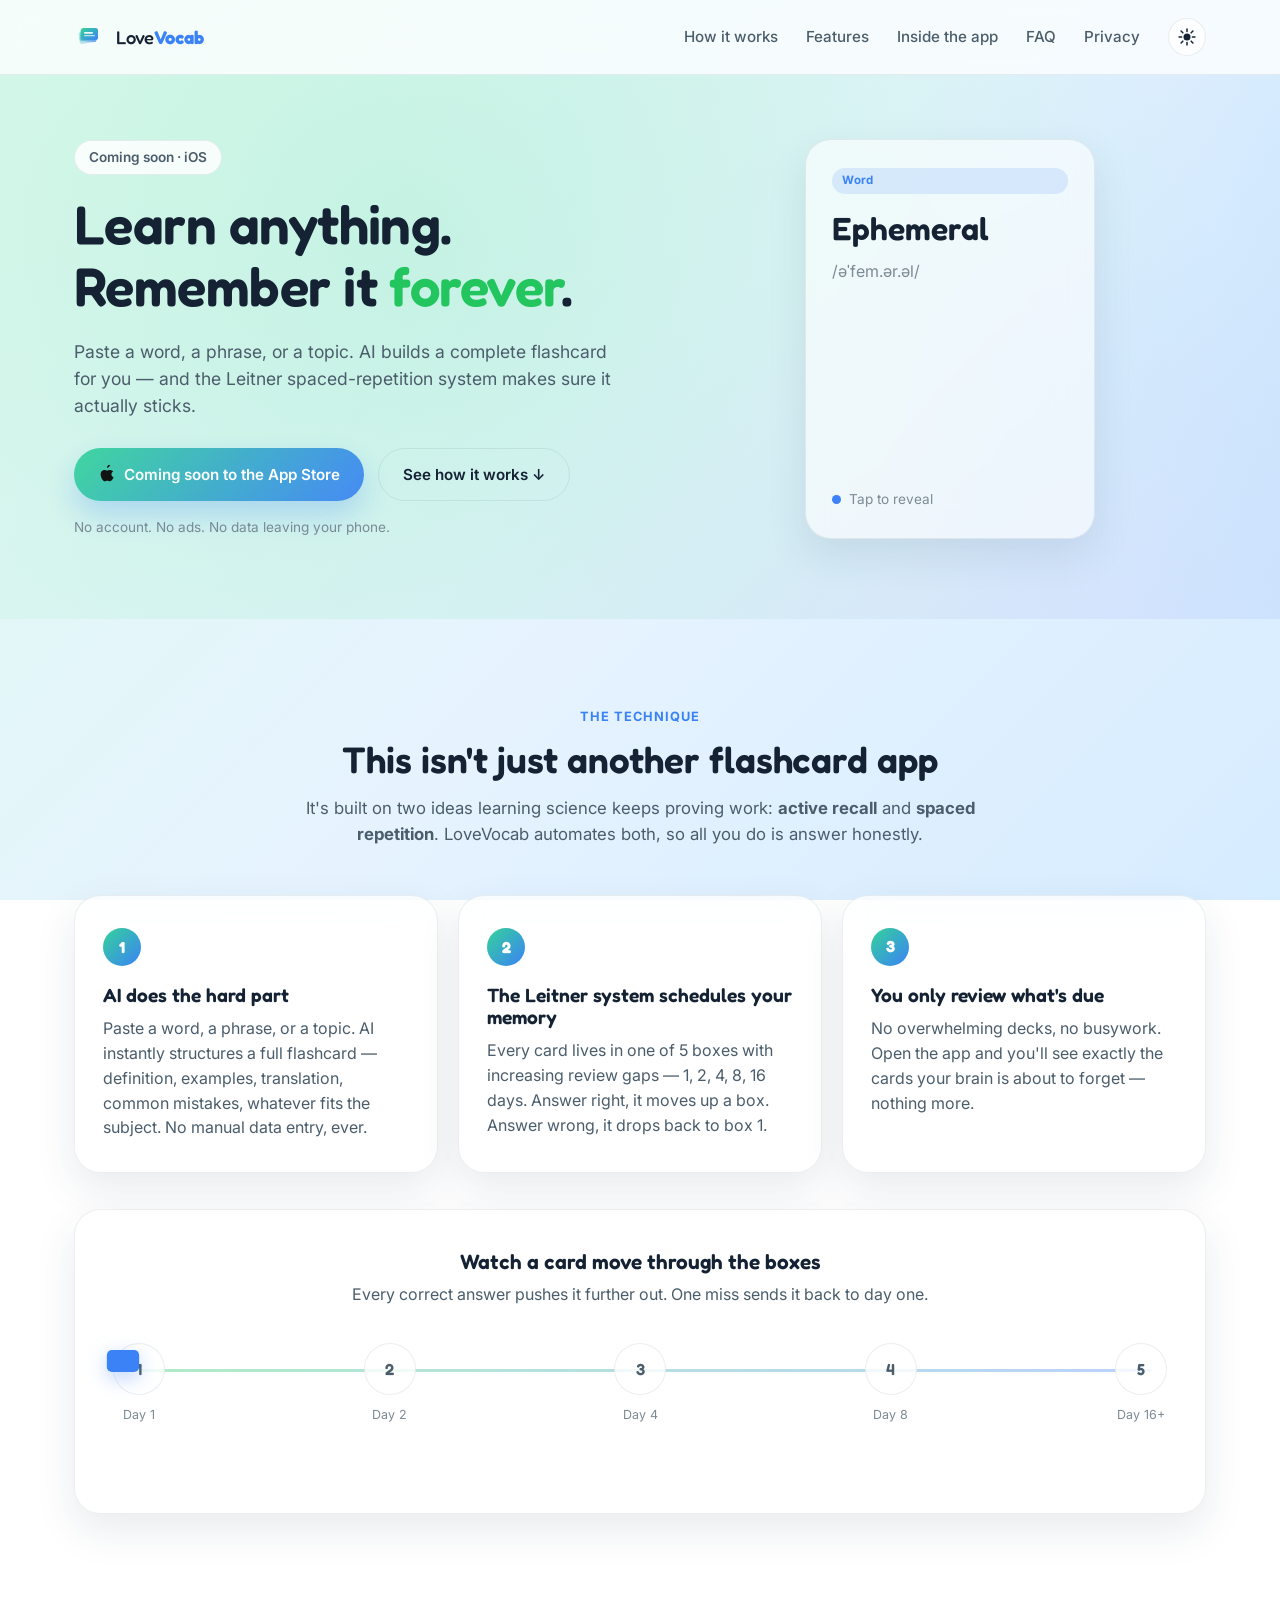
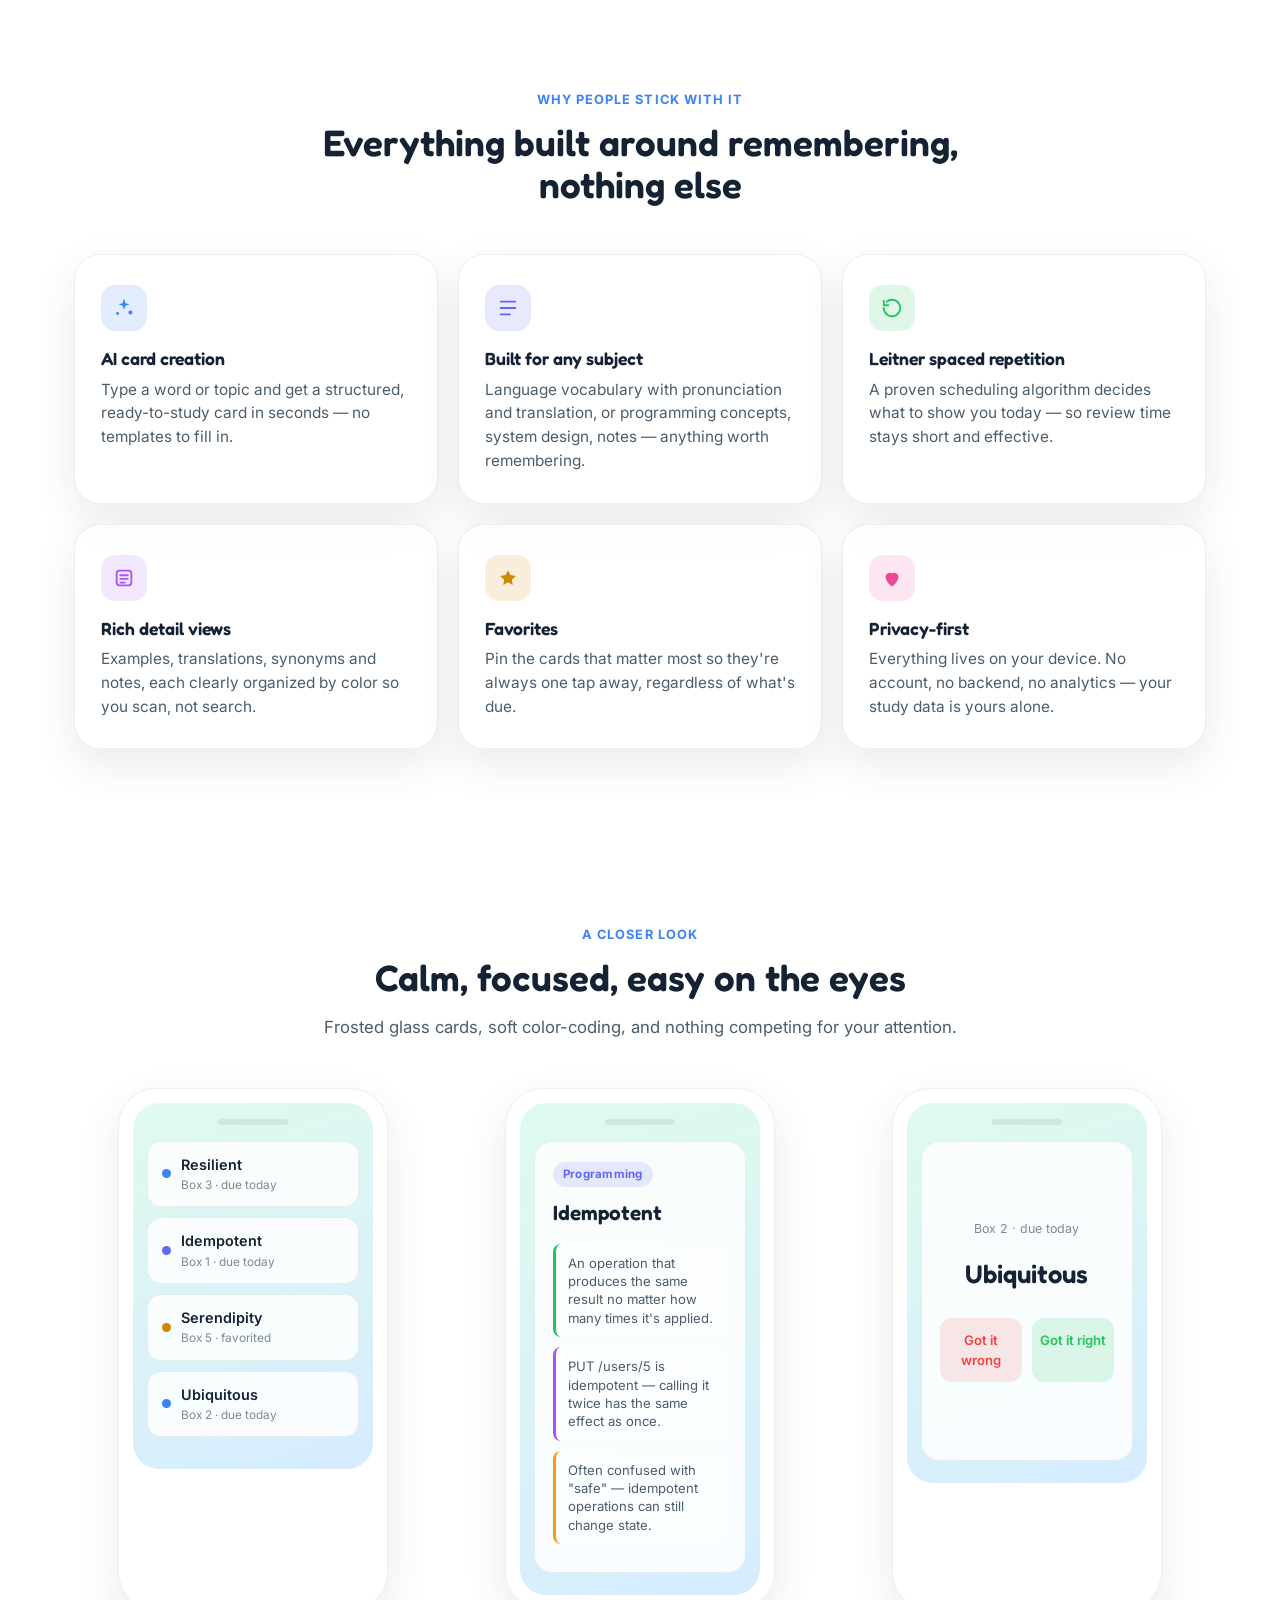
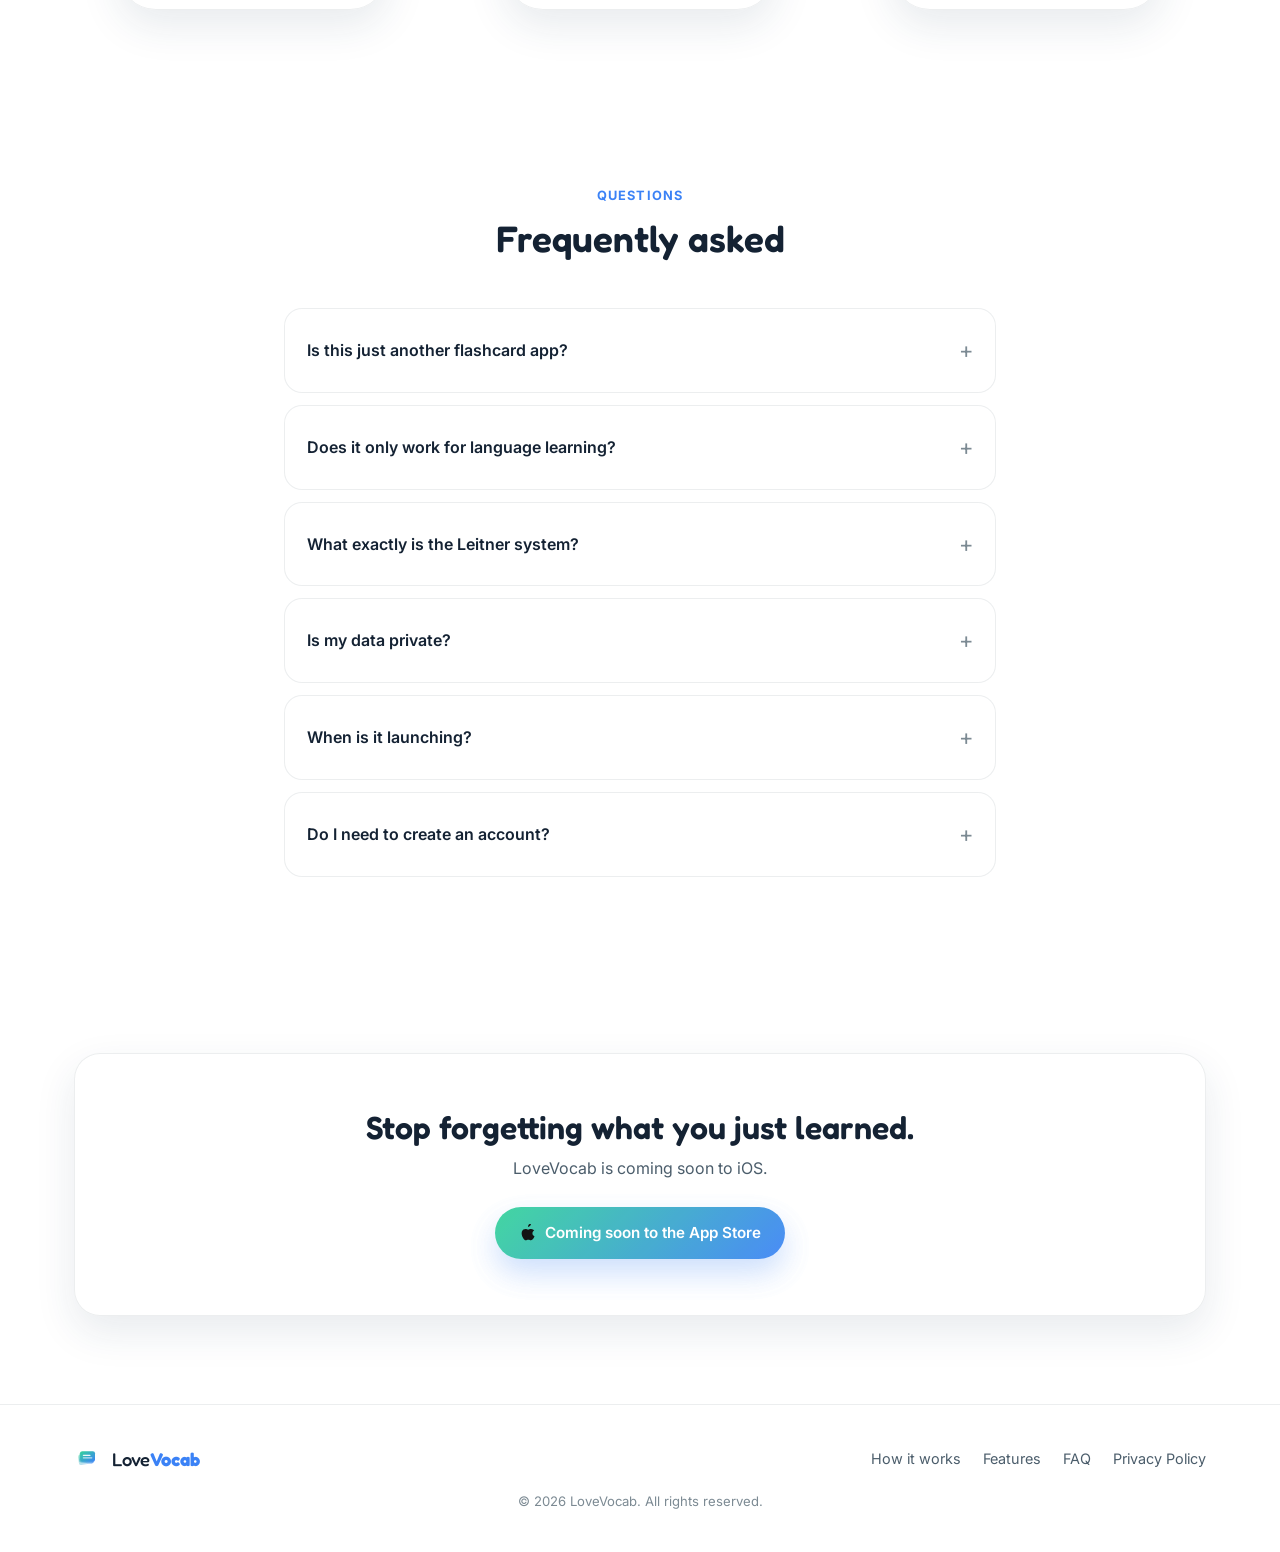
<file: index.html>
<!DOCTYPE html>
<html lang="en">
<head>
<script>
  (function () {
    try {
      var saved = localStorage.getItem('lv-theme');
      var theme = saved || (window.matchMedia('(prefers-color-scheme: dark)').matches ? 'dark' : 'light');
      document.documentElement.setAttribute('data-theme', theme);
    } catch (e) {}
  })();
</script>
<meta charset="UTF-8">
<meta name="viewport" content="width=device-width, initial-scale=1.0">
<title>LoveVocab — Learn Anything. Remember It Forever.</title>
<meta name="description" content="LoveVocab turns any word or topic into a complete flashcard with AI, then uses the Leitner spaced-repetition system to schedule your reviews so you only study what you're about to forget. Coming soon to iOS.">
<meta name="theme-color" content="#9fe7c8" media="(prefers-color-scheme: light)">
<meta name="theme-color" content="#0b1119" media="(prefers-color-scheme: dark)">
<link rel="canonical" href="https://lovevocab.com/">

<link rel="icon" type="image/svg+xml" href="/assets/img/app-icon.svg">
<link rel="icon" type="image/png" sizes="32x32" href="/assets/img/favicon-32.png">
<link rel="icon" type="image/png" sizes="16x16" href="/assets/img/favicon-16.png">
<link rel="apple-touch-icon" sizes="180x180" href="/assets/img/apple-touch-icon.png">

<meta property="og:type" content="website">
<meta property="og:url" content="https://lovevocab.com/">
<meta property="og:title" content="LoveVocab — Learn Anything. Remember It Forever.">
<meta property="og:description" content="AI builds the flashcard. The Leitner spaced-repetition system makes sure it sticks. For vocabulary, programming, or anything else worth remembering.">
<meta property="og:image" content="https://lovevocab.com/assets/img/og-image.png">
<meta property="og:image:width" content="1200">
<meta property="og:image:height" content="630">
<meta name="twitter:card" content="summary_large_image">
<meta name="twitter:title" content="LoveVocab — Learn Anything. Remember It Forever.">
<meta name="twitter:description" content="AI builds the flashcard. The Leitner spaced-repetition system makes sure it sticks.">
<meta name="twitter:image" content="https://lovevocab.com/assets/img/og-image.png">

<link rel="preconnect" href="https://fonts.googleapis.com">
<link rel="preconnect" href="https://fonts.gstatic.com" crossorigin>
<link href="https://fonts.googleapis.com/css2?family=Fredoka:wght@500;600;700&family=Inter:wght@400;500;600;700&display=swap" rel="stylesheet">
<link rel="stylesheet" href="/assets/css/style.css">
</head>
<body>

<a class="skip-link" href="#main">Skip to content</a>

<header class="nav-wrap">
  <nav class="nav container">
    <a class="brand" href="#top">
      <img src="/assets/img/icon-mark.svg" alt="" class="brand-mark" width="32" height="32">
      <span class="brand-name">Love<strong>Vocab</strong></span>
    </a>

    <button class="nav-toggle" id="navToggle" aria-expanded="false" aria-controls="navMenu" aria-label="Toggle menu">
      <span></span><span></span><span></span>
    </button>

    <div class="nav-menu" id="navMenu">
      <a href="#how-it-works">How it works</a>
      <a href="#features">Features</a>
      <a href="#showcase">Inside the app</a>
      <a href="#faq">FAQ</a>
      <a href="/privacy.html">Privacy</a>
      <button class="theme-toggle" id="themeToggle" aria-label="Toggle dark mode" type="button">
        <svg class="icon-sun" viewBox="0 0 24 24" width="20" height="20" aria-hidden="true"><circle cx="12" cy="12" r="4.2"/><g stroke-linecap="round"><path d="M12 2.5v3"/><path d="M12 18.5v3"/><path d="M2.5 12h3"/><path d="M18.5 12h3"/><path d="M4.9 4.9l2.1 2.1"/><path d="M17 17l2.1 2.1"/><path d="M19.1 4.9 17 7"/><path d="M7 17l-2.1 2.1"/></g></svg>
        <svg class="icon-moon" viewBox="0 0 24 24" width="20" height="20" aria-hidden="true"><path d="M20 14.5A8.5 8.5 0 1 1 9.5 4a7 7 0 0 0 10.5 10.5z"/></svg>
      </button>
    </div>
  </nav>
</header>

<main id="main">

  <!-- HERO -->
  <section class="hero" id="top">
    <div class="ambient-bg" aria-hidden="true"></div>
    <div class="container hero-grid">
      <div class="hero-copy reveal">
        <span class="pill pill-soft">Coming soon · iOS</span>
        <h1 class="hero-title">Learn anything.<br>Remember it <em>forever</em>.</h1>
        <p class="hero-sub">Paste a word, a phrase, or a topic. AI builds a complete flashcard for you — and the Leitner spaced-repetition system makes sure it actually sticks.</p>
        <div class="hero-actions">
          <span class="btn btn-primary btn-disabled" role="img" aria-label="Coming soon to the App Store">
            <svg viewBox="0 0 384 512" width="18" height="18" aria-hidden="true"><path d="M318.7 268.7c-.2-36.7 16.4-64.4 50-84.8-18.8-26.9-47.2-41.7-84.7-44.6-35.5-2.8-74.3 20.7-88.5 20.7-15 0-49.4-19.7-76.4-19.2-52.5.8-108.4 41.6-108.4 124.5 0 25.4 4.6 51.6 13.9 78.5 12.4 35.7 57.2 123.2 103.9 121.7 24.6-.6 42-17.5 74.1-17.5 31.1 0 47.1 17.5 74.4 17.5 47.1-.7 87.8-80.4 99.6-116.2-63.5-29.9-58-87.8-57.9-80.6zM254.8 51.4c25.3-30.1 23-57.5 22.2-67.4-21.8 1.3-47.1 15-61.6 32.2-15.9 18.5-25.2 41.4-23.2 66.9 23.3-1.8 45.4-13.7 62.6-31.7z"/></svg>
            Coming soon to the App Store
          </span>
          <a class="btn btn-ghost" href="#how-it-works">See how it works ↓</a>
        </div>
        <p class="hero-microcopy">No account. No ads. No data leaving your phone.</p>
      </div>

      <div class="hero-visual reveal" aria-hidden="true">
        <div class="flip-card">
          <div class="flip-card-inner">
            <div class="flip-face flip-front glass-card">
              <span class="tag tag-blue">Word</span>
              <div class="demo-word">Ephemeral</div>
              <div class="demo-phonetic">/əˈfem.ər.əl/</div>
              <div class="demo-row"><span class="dot dot-blue"></span> Tap to reveal</div>
            </div>
            <div class="flip-face flip-back glass-card">
              <span class="tag tag-green">Translation</span>
              <div class="demo-line demo-line-green">efímero</div>
              <span class="tag tag-purple">Example</span>
              <div class="demo-line">“The blossoms are ephemeral, lasting just a week.”</div>
              <span class="tag tag-pink">Synonyms</span>
              <div class="demo-line">fleeting · transient</div>
              <span class="tag tag-orange">Note</span>
              <div class="demo-line">Used for beauty that fades fast.</div>
            </div>
          </div>
        </div>
      </div>
    </div>
  </section>

  <!-- HOW IT WORKS / SCIENCE -->
  <section class="section" id="how-it-works">
    <div class="container">
      <div class="section-head reveal">
        <span class="eyebrow">The technique</span>
        <h2>This isn't just another flashcard app</h2>
        <p class="section-sub">It's built on two ideas learning science keeps proving work: <strong>active recall</strong> and <strong>spaced repetition</strong>. LoveVocab automates both, so all you do is answer honestly.</p>
      </div>

      <div class="steps-grid">
        <div class="glass-card step-card reveal" style="--stagger:0">
          <div class="step-num">1</div>
          <h3>AI does the hard part</h3>
          <p>Paste a word, a phrase, or a topic. AI instantly structures a full flashcard — definition, examples, translation, common mistakes, whatever fits the subject. No manual data entry, ever.</p>
        </div>
        <div class="glass-card step-card reveal" style="--stagger:1">
          <div class="step-num">2</div>
          <h3>The Leitner system schedules your memory</h3>
          <p>Every card lives in one of 5 boxes with increasing review gaps — 1, 2, 4, 8, 16 days. Answer right, it moves up a box. Answer wrong, it drops back to box 1.</p>
        </div>
        <div class="glass-card step-card reveal" style="--stagger:2">
          <div class="step-num">3</div>
          <h3>You only review what's due</h3>
          <p>No overwhelming decks, no busywork. Open the app and you'll see exactly the cards your brain is about to forget — nothing more.</p>
        </div>
      </div>

      <div class="glass-card journey-panel reveal">
        <div class="journey-head">
          <h3>Watch a card move through the boxes</h3>
          <p>Every correct answer pushes it further out. One miss sends it back to day one.</p>
        </div>
        <div class="journey" role="img" aria-label="Animated diagram showing a flashcard advancing from box 1 to box 5 as it is answered correctly, then resetting to box 1 after a missed answer.">
          <div class="journey-track">
            <div class="journey-line"></div>
            <div class="journey-token">
              <svg viewBox="0 0 40 28" width="34" height="24"><rect x="1" y="1" width="38" height="26" rx="6" fill="currentColor"/></svg>
            </div>
            <div class="journey-box" style="--i:0">
              <div class="journey-node">1</div>
              <span class="journey-label">Day 1</span>
            </div>
            <div class="journey-box" style="--i:1">
              <div class="journey-node">2</div>
              <span class="journey-label">Day 2</span>
            </div>
            <div class="journey-box" style="--i:2">
              <div class="journey-node">3</div>
              <span class="journey-label">Day 4</span>
            </div>
            <div class="journey-box" style="--i:3">
              <div class="journey-node">4</div>
              <span class="journey-label">Day 8</span>
            </div>
            <div class="journey-box" style="--i:4">
              <div class="journey-node">5</div>
              <span class="journey-label">Day 16+</span>
            </div>
          </div>
        </div>
      </div>
    </div>
  </section>

  <!-- FEATURES -->
  <section class="section" id="features">
    <div class="container">
      <div class="section-head reveal">
        <span class="eyebrow">Why people stick with it</span>
        <h2>Everything built around remembering, nothing else</h2>
      </div>

      <div class="features-grid">
        <div class="glass-card feature-card reveal" style="--stagger:0">
          <div class="feature-icon icon-blue">
            <svg viewBox="0 0 24 24" width="22" height="22"><path d="M12 2l1.6 4.8L18 8l-4.4 1.6L12 14l-1.6-4.4L6 8l4.4-1.2z" fill="currentColor"/><circle cx="19" cy="17" r="2.2" fill="currentColor"/><circle cx="5" cy="18" r="1.6" fill="currentColor"/></svg>
          </div>
          <h3>AI card creation</h3>
          <p>Type a word or topic and get a structured, ready-to-study card in seconds — no templates to fill in.</p>
        </div>
        <div class="glass-card feature-card reveal" style="--stagger:1">
          <div class="feature-icon icon-indigo">
            <svg viewBox="0 0 24 24" width="22" height="22"><path d="M4 5h16M4 12h16M4 19h10" stroke="currentColor" stroke-width="2" stroke-linecap="round"/></svg>
          </div>
          <h3>Built for any subject</h3>
          <p>Language vocabulary with pronunciation and translation, or programming concepts, system design, notes — anything worth remembering.</p>
        </div>
        <div class="glass-card feature-card reveal" style="--stagger:2">
          <div class="feature-icon icon-green">
            <svg viewBox="0 0 24 24" width="22" height="22"><path d="M3 12a9 9 0 1 0 3-6.7" stroke="currentColor" stroke-width="2" fill="none" stroke-linecap="round"/><path d="M3 4v5h5" stroke="currentColor" stroke-width="2" fill="none" stroke-linecap="round" stroke-linejoin="round"/></svg>
          </div>
          <h3>Leitner spaced repetition</h3>
          <p>A proven scheduling algorithm decides what to show you today — so review time stays short and effective.</p>
        </div>
        <div class="glass-card feature-card reveal" style="--stagger:3">
          <div class="feature-icon icon-purple">
            <svg viewBox="0 0 24 24" width="22" height="22"><rect x="4" y="4" width="16" height="16" rx="3" stroke="currentColor" stroke-width="2" fill="none"/><path d="M8 9h8M8 13h8M8 17h5" stroke="currentColor" stroke-width="2" stroke-linecap="round"/></svg>
          </div>
          <h3>Rich detail views</h3>
          <p>Examples, translations, synonyms and notes, each clearly organized by color so you scan, not search.</p>
        </div>
        <div class="glass-card feature-card reveal" style="--stagger:4">
          <div class="feature-icon icon-yellow">
            <svg viewBox="0 0 24 24" width="22" height="22"><path d="M12 3.5l2.6 5.3 5.9.9-4.3 4.1 1 5.8L12 16.7l-5.2 2.9 1-5.8-4.3-4.1 5.9-.9z" fill="currentColor"/></svg>
          </div>
          <h3>Favorites</h3>
          <p>Pin the cards that matter most so they're always one tap away, regardless of what's due.</p>
        </div>
        <div class="glass-card feature-card reveal" style="--stagger:5">
          <div class="feature-icon icon-pink">
            <svg viewBox="0 0 24 24" width="22" height="22"><path d="M12 21s-7-4.5-7-10.5A4.5 4.5 0 0 1 12 7a4.5 4.5 0 0 1 7 3.5C19 16.5 12 21 12 21z" fill="currentColor"/></svg>
          </div>
          <h3>Privacy-first</h3>
          <p>Everything lives on your device. No account, no backend, no analytics — your study data is yours alone.</p>
        </div>
      </div>
    </div>
  </section>

  <!-- SHOWCASE -->
  <section class="section" id="showcase">
    <div class="container">
      <div class="section-head reveal">
        <span class="eyebrow">A closer look</span>
        <h2>Calm, focused, easy on the eyes</h2>
        <p class="section-sub">Frosted glass cards, soft color-coding, and nothing competing for your attention.</p>
      </div>

      <div class="phones-row">
        <div class="phone reveal" style="--stagger:0">
          <div class="phone-screen">
            <div class="phone-statusbar"></div>
            <div class="mock-card-list">
              <div class="mock-list-item">
                <span class="dot dot-blue"></span>
                <div>
                  <div class="mock-list-title">Resilient</div>
                  <div class="mock-list-sub">Box 3 · due today</div>
                </div>
              </div>
              <div class="mock-list-item">
                <span class="dot dot-indigo"></span>
                <div>
                  <div class="mock-list-title">Idempotent</div>
                  <div class="mock-list-sub">Box 1 · due today</div>
                </div>
              </div>
              <div class="mock-list-item">
                <span class="dot dot-yellow"></span>
                <div>
                  <div class="mock-list-title">Serendipity</div>
                  <div class="mock-list-sub">Box 5 · favorited</div>
                </div>
              </div>
              <div class="mock-list-item">
                <span class="dot dot-blue"></span>
                <div>
                  <div class="mock-list-title">Ubiquitous</div>
                  <div class="mock-list-sub">Box 2 · due today</div>
                </div>
              </div>
            </div>
          </div>
        </div>

        <div class="phone reveal" style="--stagger:1">
          <div class="phone-screen">
            <div class="phone-statusbar"></div>
            <div class="mock-detail">
              <span class="tag tag-indigo">Programming</span>
              <div class="mock-detail-title">Idempotent</div>
              <div class="mock-detail-row mock-row-green">An operation that produces the same result no matter how many times it's applied.</div>
              <div class="mock-detail-row mock-row-purple">PUT /users/5 is idempotent — calling it twice has the same effect as once.</div>
              <div class="mock-detail-row mock-row-orange">Often confused with "safe" — idempotent operations can still change state.</div>
            </div>
          </div>
        </div>

        <div class="phone reveal" style="--stagger:2">
          <div class="phone-screen">
            <div class="phone-statusbar"></div>
            <div class="mock-review">
              <div class="mock-review-label">Box 2 · due today</div>
              <div class="mock-review-word">Ubiquitous</div>
              <div class="mock-review-actions">
                <div class="mock-btn mock-btn-no">Got it wrong</div>
                <div class="mock-btn mock-btn-yes">Got it right</div>
              </div>
            </div>
          </div>
        </div>
      </div>
    </div>
  </section>

  <!-- FAQ -->
  <section class="section" id="faq">
    <div class="container container-narrow">
      <div class="section-head reveal">
        <span class="eyebrow">Questions</span>
        <h2>Frequently asked</h2>
      </div>

      <div class="faq-list reveal">
        <details class="faq-item">
          <summary>Is this just another flashcard app?</summary>
          <p>No. Most flashcard apps still make you write every card by hand and decide for yourself what to study. LoveVocab uses AI to build the card and the Leitner system to decide exactly what's due — you just answer.</p>
        </details>
        <details class="faq-item">
          <summary>Does it only work for language learning?</summary>
          <p>Not at all. Vocabulary and phrases are one use case, but the same engine works for programming concepts, system design notes, definitions for an exam — anything you'd otherwise put on a flashcard.</p>
        </details>
        <details class="faq-item">
          <summary>What exactly is the Leitner system?</summary>
          <p>A spaced-repetition method using 5 boxes with increasing review intervals — 1, 2, 4, 8 and 16 days. A correct answer moves a card to the next box, so you see it less often. A wrong answer sends it back to box 1, so it comes back sooner. Over time you stop wasting time on what you already know.</p>
        </details>
        <details class="faq-item">
          <summary>Is my data private?</summary>
          <p>Yes — completely. LoveVocab has no account system, no backend server, and no analytics. Every card and every review lives only on your device. See the <a href="/privacy.html">Privacy Policy</a> for details.</p>
        </details>
        <details class="faq-item">
          <summary>When is it launching?</summary>
          <p>LoveVocab is in development for iOS and coming to the App Store soon. There's no email list or signup — just check back here.</p>
        </details>
        <details class="faq-item">
          <summary>Do I need to create an account?</summary>
          <p>No. There's nothing to sign up for. Open the app and start adding cards.</p>
        </details>
      </div>
    </div>
  </section>

  <!-- FINAL CTA -->
  <section class="section cta-section">
    <div class="container">
      <div class="glass-card cta-card reveal">
        <h2>Stop forgetting what you just learned.</h2>
        <p>LoveVocab is coming soon to iOS.</p>
        <span class="btn btn-primary btn-disabled" role="img" aria-label="Coming soon to the App Store">
          <svg viewBox="0 0 384 512" width="18" height="18" aria-hidden="true"><path d="M318.7 268.7c-.2-36.7 16.4-64.4 50-84.8-18.8-26.9-47.2-41.7-84.7-44.6-35.5-2.8-74.3 20.7-88.5 20.7-15 0-49.4-19.7-76.4-19.2-52.5.8-108.4 41.6-108.4 124.5 0 25.4 4.6 51.6 13.9 78.5 12.4 35.7 57.2 123.2 103.9 121.7 24.6-.6 42-17.5 74.1-17.5 31.1 0 47.1 17.5 74.4 17.5 47.1-.7 87.8-80.4 99.6-116.2-63.5-29.9-58-87.8-57.9-80.6zM254.8 51.4c25.3-30.1 23-57.5 22.2-67.4-21.8 1.3-47.1 15-61.6 32.2-15.9 18.5-25.2 41.4-23.2 66.9 23.3-1.8 45.4-13.7 62.6-31.7z"/></svg>
          Coming soon to the App Store
        </span>
      </div>
    </div>
  </section>

</main>

<footer class="footer">
  <div class="container footer-grid">
    <a class="brand" href="#top">
      <img src="/assets/img/icon-mark.svg" alt="" class="brand-mark" width="28" height="28">
      <span class="brand-name">Love<strong>Vocab</strong></span>
    </a>
    <nav class="footer-links">
      <a href="#how-it-works">How it works</a>
      <a href="#features">Features</a>
      <a href="#faq">FAQ</a>
      <a href="/privacy.html">Privacy Policy</a>
    </nav>
    <p class="footer-copy">© 2026 LoveVocab. All rights reserved.</p>
  </div>
</footer>

<script src="/assets/js/main.js"></script>
</body>
</html>
</file>
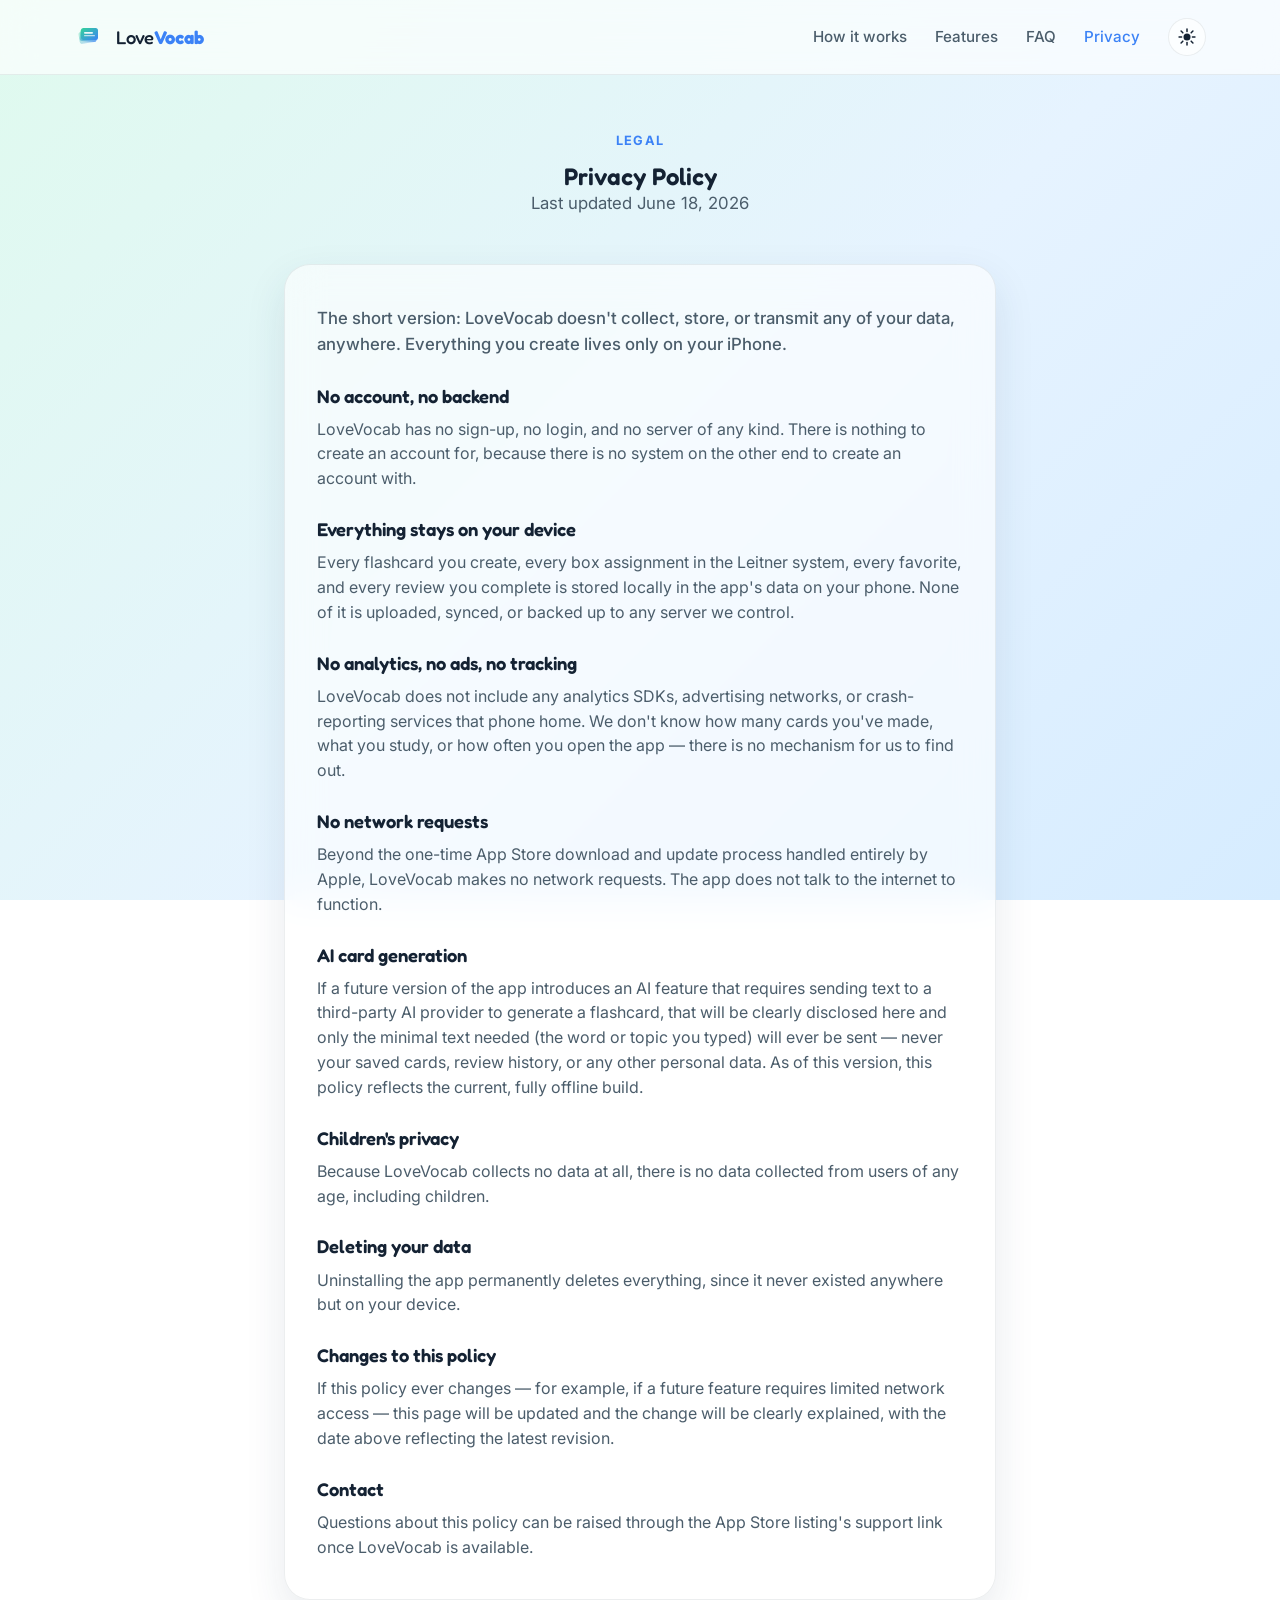
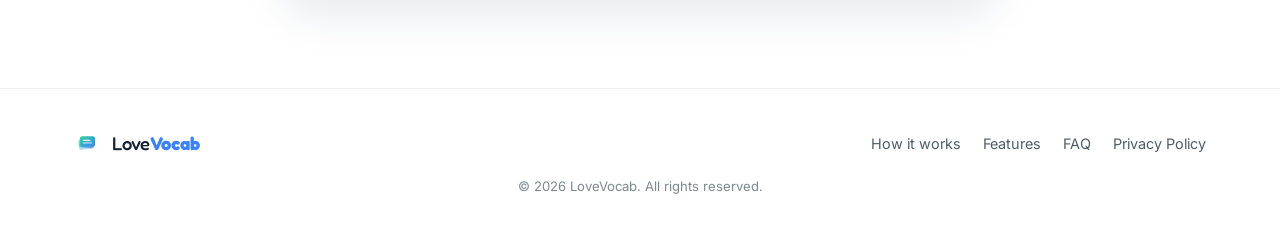
<file: privacy.html>
<!DOCTYPE html>
<html lang="en">
<head>
<script>
  (function () {
    try {
      var saved = localStorage.getItem('lv-theme');
      var theme = saved || (window.matchMedia('(prefers-color-scheme: dark)').matches ? 'dark' : 'light');
      document.documentElement.setAttribute('data-theme', theme);
    } catch (e) {}
  })();
</script>
<meta charset="UTF-8">
<meta name="viewport" content="width=device-width, initial-scale=1.0">
<title>Privacy Policy — LoveVocab</title>
<meta name="description" content="LoveVocab's privacy policy: 100% on-device, no account, no backend server, no analytics, no ads, no network requests. Your flashcards never leave your phone.">
<meta name="theme-color" content="#9fe7c8" media="(prefers-color-scheme: light)">
<meta name="theme-color" content="#0b1119" media="(prefers-color-scheme: dark)">
<link rel="canonical" href="https://lovevocab.com/privacy.html">

<link rel="icon" type="image/svg+xml" href="/assets/img/app-icon.svg">
<link rel="icon" type="image/png" sizes="32x32" href="/assets/img/favicon-32.png">
<link rel="icon" type="image/png" sizes="16x16" href="/assets/img/favicon-16.png">
<link rel="apple-touch-icon" sizes="180x180" href="/assets/img/apple-touch-icon.png">

<meta property="og:type" content="website">
<meta property="og:url" content="https://lovevocab.com/privacy.html">
<meta property="og:title" content="Privacy Policy — LoveVocab">
<meta property="og:description" content="100% on-device. No account, no backend, no analytics, no network requests.">
<meta property="og:image" content="https://lovevocab.com/assets/img/og-image.png">
<meta name="twitter:card" content="summary_large_image">

<link rel="preconnect" href="https://fonts.googleapis.com">
<link rel="preconnect" href="https://fonts.gstatic.com" crossorigin>
<link href="https://fonts.googleapis.com/css2?family=Fredoka:wght@500;600;700&family=Inter:wght@400;500;600;700&display=swap" rel="stylesheet">
<link rel="stylesheet" href="/assets/css/style.css">
</head>
<body>

<a class="skip-link" href="#main">Skip to content</a>

<header class="nav-wrap">
  <nav class="nav container">
    <a class="brand" href="/">
      <img src="/assets/img/icon-mark.svg" alt="" class="brand-mark" width="32" height="32">
      <span class="brand-name">Love<strong>Vocab</strong></span>
    </a>
    <button class="nav-toggle" id="navToggle" aria-expanded="false" aria-controls="navMenu" aria-label="Toggle menu">
      <span></span><span></span><span></span>
    </button>
    <div class="nav-menu" id="navMenu">
      <a href="/#how-it-works">How it works</a>
      <a href="/#features">Features</a>
      <a href="/#faq">FAQ</a>
      <a href="/privacy.html" aria-current="page">Privacy</a>
      <button class="theme-toggle" id="themeToggle" aria-label="Toggle dark mode" type="button">
        <svg class="icon-sun" viewBox="0 0 24 24" width="20" height="20" aria-hidden="true"><circle cx="12" cy="12" r="4.2"/><g stroke-linecap="round"><path d="M12 2.5v3"/><path d="M12 18.5v3"/><path d="M2.5 12h3"/><path d="M18.5 12h3"/><path d="M4.9 4.9l2.1 2.1"/><path d="M17 17l2.1 2.1"/><path d="M19.1 4.9 17 7"/><path d="M7 17l-2.1 2.1"/></g></svg>
        <svg class="icon-moon" viewBox="0 0 24 24" width="20" height="20" aria-hidden="true"><path d="M20 14.5A8.5 8.5 0 1 1 9.5 4a7 7 0 0 0 10.5 10.5z"/></svg>
      </button>
    </div>
  </nav>
</header>

<main id="main">
  <section class="section legal-section">
    <div class="container container-narrow">
      <div class="section-head reveal">
        <span class="eyebrow">Legal</span>
        <h1>Privacy Policy</h1>
        <p class="section-sub">Last updated June 18, 2026</p>
      </div>

      <div class="glass-card legal-card reveal">
        <p class="legal-lede">The short version: LoveVocab doesn't collect, store, or transmit any of your data, anywhere. Everything you create lives only on your iPhone.</p>

        <h2>No account, no backend</h2>
        <p>LoveVocab has no sign-up, no login, and no server of any kind. There is nothing to create an account for, because there is no system on the other end to create an account with.</p>

        <h2>Everything stays on your device</h2>
        <p>Every flashcard you create, every box assignment in the Leitner system, every favorite, and every review you complete is stored locally in the app's data on your phone. None of it is uploaded, synced, or backed up to any server we control.</p>

        <h2>No analytics, no ads, no tracking</h2>
        <p>LoveVocab does not include any analytics SDKs, advertising networks, or crash-reporting services that phone home. We don't know how many cards you've made, what you study, or how often you open the app — there is no mechanism for us to find out.</p>

        <h2>No network requests</h2>
        <p>Beyond the one-time App Store download and update process handled entirely by Apple, LoveVocab makes no network requests. The app does not talk to the internet to function.</p>

        <h2>AI card generation</h2>
        <p>If a future version of the app introduces an AI feature that requires sending text to a third-party AI provider to generate a flashcard, that will be clearly disclosed here and only the minimal text needed (the word or topic you typed) will ever be sent — never your saved cards, review history, or any other personal data. As of this version, this policy reflects the current, fully offline build.</p>

        <h2>Children's privacy</h2>
        <p>Because LoveVocab collects no data at all, there is no data collected from users of any age, including children.</p>

        <h2>Deleting your data</h2>
        <p>Uninstalling the app permanently deletes everything, since it never existed anywhere but on your device.</p>

        <h2>Changes to this policy</h2>
        <p>If this policy ever changes — for example, if a future feature requires limited network access — this page will be updated and the change will be clearly explained, with the date above reflecting the latest revision.</p>

        <h2>Contact</h2>
        <p>Questions about this policy can be raised through the App Store listing's support link once LoveVocab is available.</p>
      </div>
    </div>
  </section>
</main>

<footer class="footer">
  <div class="container footer-grid">
    <a class="brand" href="/">
      <img src="/assets/img/icon-mark.svg" alt="" class="brand-mark" width="28" height="28">
      <span class="brand-name">Love<strong>Vocab</strong></span>
    </a>
    <nav class="footer-links">
      <a href="/#how-it-works">How it works</a>
      <a href="/#features">Features</a>
      <a href="/#faq">FAQ</a>
      <a href="/privacy.html">Privacy Policy</a>
    </nav>
    <p class="footer-copy">© 2026 LoveVocab. All rights reserved.</p>
  </div>
</footer>

<script src="/assets/js/main.js"></script>
</body>
</html>
</file>
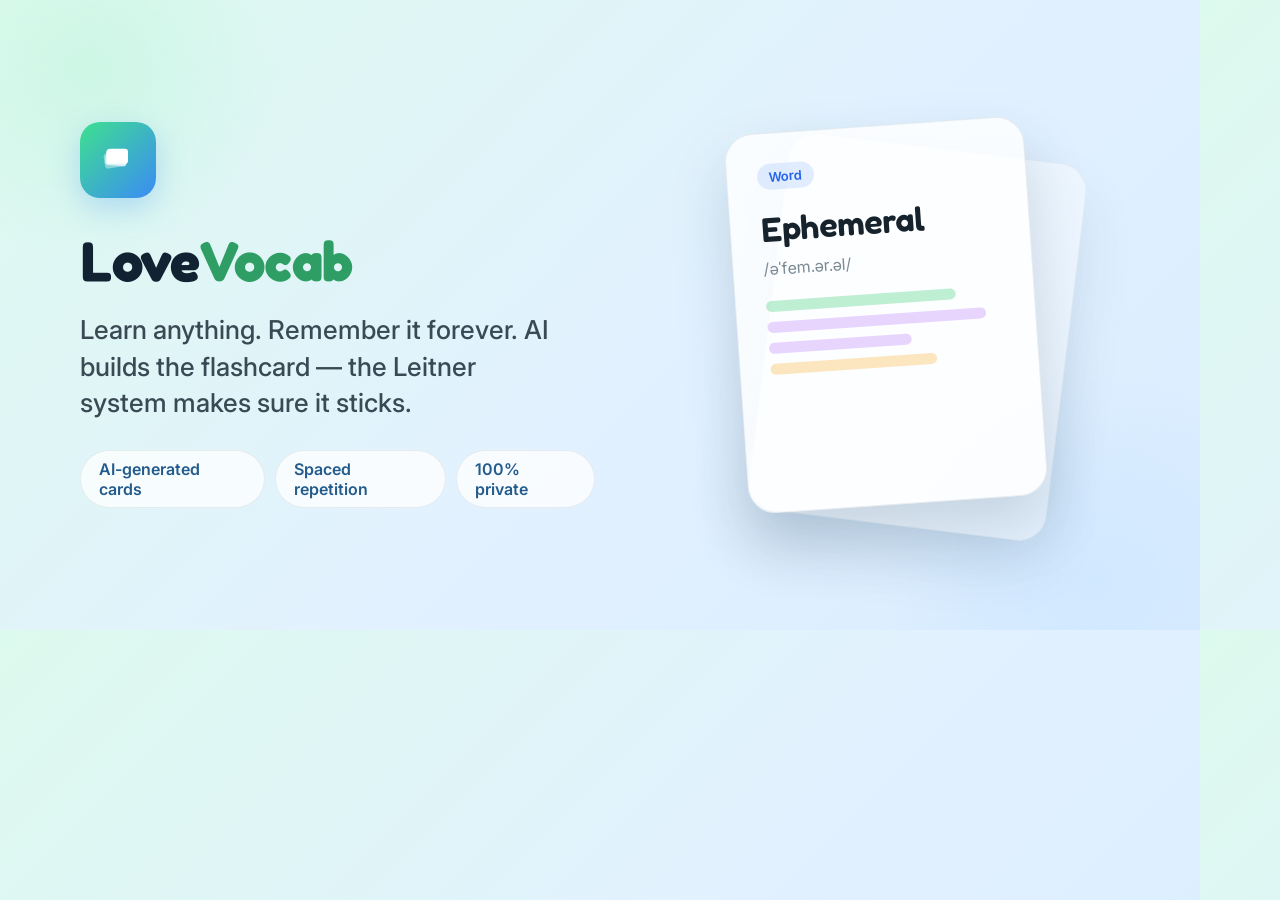
<file: scripts/og-template.html>
<!DOCTYPE html>
<html>
<head>
<meta charset="UTF-8">
<style>
  @import url('https://fonts.googleapis.com/css2?family=Fredoka:wght@500;600;700&family=Inter:wght@400;500;600&display=swap');
  * { margin: 0; padding: 0; box-sizing: border-box; }
  html, body {
    width: 1200px; height: 630px;
    font-family: 'Inter', sans-serif;
    background: linear-gradient(135deg, #ddfaee 0%, #e2f1ff 55%, #d9ecff 100%);
    overflow: hidden;
    position: relative;
  }
  .blob {
    position: absolute;
    border-radius: 50%;
    filter: blur(2px);
    opacity: 0.5;
  }
  .blob.a { width: 380px; height: 380px; background: radial-gradient(circle, #bdf5db, transparent 70%); top: -120px; left: -100px; }
  .blob.b { width: 420px; height: 420px; background: radial-gradient(circle, #c6e3ff, transparent 70%); bottom: -160px; right: -100px; }
  .wrap {
    position: relative;
    z-index: 2;
    display: flex;
    align-items: center;
    height: 100%;
    padding: 0 80px;
    gap: 56px;
  }
  .left { flex: 1.1; }
  .mark {
    width: 76px; height: 76px;
    border-radius: 20px;
    background: linear-gradient(135deg, #3ee08f, #3b8bf5);
    display: flex; align-items: center; justify-content: center;
    margin-bottom: 28px;
    box-shadow: 0 10px 30px rgba(59,139,245,0.28);
  }
  .mark svg { width: 40px; height: 40px; }
  .wordmark {
    font-family: 'Fredoka', sans-serif;
    font-weight: 700;
    font-size: 56px;
    color: #112233;
    letter-spacing: -0.5px;
    margin-bottom: 18px;
  }
  .wordmark span { color: #2f9e64; }
  .tagline {
    font-size: 26px;
    color: #3a4a55;
    font-weight: 500;
    line-height: 1.4;
    max-width: 480px;
  }
  .pills { display: flex; gap: 10px; margin-top: 28px; }
  .pill {
    font-family: 'Inter', sans-serif;
    font-size: 16px;
    font-weight: 600;
    padding: 8px 18px;
    border-radius: 999px;
    background: rgba(255,255,255,0.75);
    border: 1px solid rgba(20,40,50,0.08);
    color: #225b8c;
  }
  .right {
    flex: 1;
    display: flex;
    justify-content: center;
    align-items: center;
    position: relative;
    height: 420px;
  }
  .card {
    position: absolute;
    width: 300px;
    height: 380px;
    border-radius: 28px;
    background: rgba(255,255,255,0.82);
    border: 1px solid rgba(20,40,50,0.08);
    box-shadow: 0 30px 60px rgba(30,60,90,0.18);
    padding: 30px;
  }
  .card.back {
    transform: rotate(7deg) translate(34px, 18px);
    opacity: 0.55;
  }
  .card.front {
    transform: rotate(-4deg);
  }
  .tag {
    display: inline-block;
    font-size: 13px;
    font-weight: 600;
    padding: 5px 12px;
    border-radius: 999px;
    margin-bottom: 18px;
  }
  .tag.blue { background: rgba(59,130,246,0.14); color: #2563eb; }
  .word { font-family: 'Fredoka', sans-serif; font-size: 34px; font-weight: 600; color: #16222c; margin-bottom: 10px; }
  .phonetic { font-size: 16px; color: #7c8a93; margin-bottom: 22px; }
  .bar { height: 11px; border-radius: 6px; margin-bottom: 10px; }
  .bar.green { width: 80%; background: rgba(34,197,94,0.28); }
  .bar.purple { width: 92%; background: rgba(168,85,247,0.24); }
  .bar.purple2 { width: 60%; background: rgba(168,85,247,0.24); }
  .bar.orange { width: 70%; background: rgba(245,158,11,0.26); }
</style>
</head>
<body>
  <div class="blob a"></div>
  <div class="blob b"></div>
  <div class="wrap">
    <div class="left">
      <div class="mark">
        <svg viewBox="0 0 64 64"><rect x="10" y="20" width="34" height="24" rx="5" fill="#ffffff" opacity="0.4" transform="rotate(-9 27 32)"/><rect x="12" y="17" width="34" height="24" rx="5" fill="#ffffff" opacity="0.7" transform="rotate(5 29 29)"/><rect x="14" y="14" width="34" height="24" rx="5" fill="#ffffff"/></svg>
      </div>
      <div class="wordmark">Love<span>Vocab</span></div>
      <div class="tagline">Learn anything. Remember it forever. AI builds the flashcard — the Leitner system makes sure it sticks.</div>
      <div class="pills">
        <div class="pill">AI-generated cards</div>
        <div class="pill">Spaced repetition</div>
        <div class="pill">100% private</div>
      </div>
    </div>
    <div class="right">
      <div class="card back"></div>
      <div class="card front">
        <span class="tag blue">Word</span>
        <div class="word">Ephemeral</div>
        <div class="phonetic">/əˈfem.ər.əl/</div>
        <div class="bar green"></div>
        <div class="bar purple"></div>
        <div class="bar purple2"></div>
        <div class="bar orange"></div>
      </div>
    </div>
  </div>
</body>
</html>
</file>
<file: assets/css/style.css>
/* ---------- Tokens ---------- */
:root {
  --font-display: 'Fredoka', system-ui, sans-serif;
  --font-body: 'Inter', system-ui, sans-serif;

  --bg-1: #dffaee;
  --bg-2: #e6f3ff;
  --bg-3: #d6ecff;

  --text-primary: #142233;
  --text-secondary: #4b5d6b;
  --text-tertiary: #7c8a93;

  --glass-bg: rgba(255, 255, 255, 0.6);
  --glass-bg-strong: rgba(255, 255, 255, 0.82);
  --glass-border: rgba(20, 40, 55, 0.08);
  --glass-shadow: 0 16px 40px rgba(30, 60, 90, 0.10);
  --glass-shadow-hover: 0 26px 56px rgba(30, 60, 90, 0.16);

  --nav-bg: rgba(255, 255, 255, 0.65);

  --accent-blue: #3b82f6;
  --accent-green: #22c55e;
  --accent-purple: #a855f7;
  --accent-orange: #f59e0b;
  --accent-pink: #ec4899;
  --accent-indigo: #6366f1;
  --accent-yellow: #ca8a04;

  --radius-lg: 26px;
  --radius-md: 18px;
  --radius-sm: 10px;
  --nav-h: 74px;
}

[data-theme="dark"] {
  --bg-1: #0a0e15;
  --bg-2: #0d141f;
  --bg-3: #0b1119;

  --text-primary: #eef3f7;
  --text-secondary: #a9b8c4;
  --text-tertiary: #7c8a96;

  --glass-bg: rgba(255, 255, 255, 0.05);
  --glass-bg-strong: rgba(255, 255, 255, 0.08);
  --glass-border: rgba(255, 255, 255, 0.10);
  --glass-shadow: 0 16px 40px rgba(0, 0, 0, 0.45);
  --glass-shadow-hover: 0 26px 56px rgba(0, 0, 0, 0.55);

  --nav-bg: rgba(10, 14, 21, 0.6);

  --accent-yellow: #eab308;
}

/* ---------- Reset ---------- */
* { margin: 0; padding: 0; box-sizing: border-box; }
html { scroll-behavior: smooth; }
body {
  font-family: var(--font-body);
  color: var(--text-primary);
  background: linear-gradient(135deg, var(--bg-1) 0%, var(--bg-2) 55%, var(--bg-3) 100%);
  background-attachment: fixed;
  min-height: 100vh;
  line-height: 1.55;
  -webkit-font-smoothing: antialiased;
}
img { max-width: 100%; display: block; }
a { color: inherit; text-decoration: none; }
ul { list-style: none; }
h1, h2, h3 { font-family: var(--font-display); font-weight: 600; line-height: 1.15; color: var(--text-primary); }

.skip-link {
  position: absolute; left: -999px; top: 0;
  background: var(--text-primary); color: #fff; padding: 10px 16px; z-index: 200;
}
.skip-link:focus { left: 8px; top: 8px; border-radius: 8px; }

.container { max-width: 1180px; margin: 0 auto; padding: 0 24px; }
.container-narrow { max-width: 760px; }

/* ---------- Ambient background drift ---------- */
.ambient-bg {
  position: absolute; inset: 0;
  background: radial-gradient(circle at 20% 20%, rgba(140, 235, 190, 0.35), transparent 45%),
              radial-gradient(circle at 80% 30%, rgba(140, 195, 245, 0.35), transparent 45%),
              radial-gradient(circle at 50% 90%, rgba(190, 160, 245, 0.18), transparent 50%);
  background-size: 160% 160%;
  animation: gradientDrift 28s ease-in-out infinite alternate;
  z-index: 0;
  pointer-events: none;
}
[data-theme="dark"] .ambient-bg {
  background: radial-gradient(circle at 20% 20%, rgba(40, 100, 90, 0.25), transparent 45%),
              radial-gradient(circle at 80% 30%, rgba(50, 80, 140, 0.28), transparent 45%),
              radial-gradient(circle at 50% 90%, rgba(90, 60, 140, 0.18), transparent 50%);
}
@keyframes gradientDrift {
  0%   { background-position: 0% 0%; }
  100% { background-position: 100% 100%; }
}

/* ---------- Glass card ---------- */
.glass-card {
  background: var(--glass-bg);
  border: 1px solid var(--glass-border);
  border-radius: var(--radius-lg);
  box-shadow: var(--glass-shadow);
  backdrop-filter: blur(18px);
  -webkit-backdrop-filter: blur(18px);
  transition: transform 0.35s cubic-bezier(.2,.8,.2,1), box-shadow 0.35s ease;
}
.glass-card:hover {
  transform: translateY(-6px);
  box-shadow: var(--glass-shadow-hover);
}

/* ---------- Pills / tags / buttons ---------- */
.pill {
  display: inline-flex; align-items: center; gap: 6px;
  font-size: 0.85rem; font-weight: 600;
  padding: 6px 14px; border-radius: 999px;
}
.pill-soft {
  background: var(--glass-bg-strong);
  border: 1px solid var(--glass-border);
  color: var(--text-secondary);
}

.tag {
  display: inline-block;
  font-size: 0.72rem; font-weight: 700;
  letter-spacing: 0.02em;
  padding: 4px 10px; border-radius: 999px;
  margin-bottom: 10px;
}
.tag-blue   { background: rgba(59,130,246,0.14); color: var(--accent-blue); }
.tag-green  { background: rgba(34,197,94,0.14);  color: var(--accent-green); }
.tag-purple { background: rgba(168,85,247,0.14); color: var(--accent-purple); }
.tag-orange { background: rgba(245,158,11,0.16); color: var(--accent-orange); }
.tag-pink   { background: rgba(236,72,153,0.14); color: var(--accent-pink); }
.tag-indigo { background: rgba(99,102,241,0.14); color: var(--accent-indigo); }
.tag-yellow { background: rgba(202,138,4,0.14);  color: var(--accent-yellow); }

.dot { width: 9px; height: 9px; border-radius: 50%; display: inline-block; flex-shrink: 0; }
.dot-blue   { background: var(--accent-blue); }
.dot-green  { background: var(--accent-green); }
.dot-purple { background: var(--accent-purple); }
.dot-orange { background: var(--accent-orange); }
.dot-pink   { background: var(--accent-pink); }
.dot-indigo { background: var(--accent-indigo); }
.dot-yellow { background: var(--accent-yellow); }

.btn {
  display: inline-flex; align-items: center; justify-content: center; gap: 8px;
  font-family: var(--font-body); font-weight: 600; font-size: 0.95rem;
  padding: 14px 24px; border-radius: 999px;
  transition: transform 0.25s ease, box-shadow 0.25s ease, opacity 0.25s ease;
  border: none; cursor: pointer;
}
.btn-primary {
  background: linear-gradient(135deg, #34d399, #3b82f6);
  color: #fff;
  box-shadow: 0 14px 30px rgba(59,130,246,0.28);
}
.btn-primary:hover { transform: translateY(-2px); box-shadow: 0 18px 36px rgba(59,130,246,0.34); }
.btn-disabled { opacity: 0.92; cursor: default; }
.btn-disabled:hover { transform: none; }
.btn-ghost {
  background: transparent;
  color: var(--text-primary);
  border: 1px solid var(--glass-border);
}
.btn-ghost:hover { background: var(--glass-bg); transform: translateY(-2px); }

/* ---------- Nav ---------- */
.nav-wrap {
  position: sticky; top: 0; z-index: 100;
  background: var(--nav-bg);
  backdrop-filter: blur(16px);
  -webkit-backdrop-filter: blur(16px);
  border-bottom: 1px solid var(--glass-border);
}
.nav {
  display: flex; align-items: center; justify-content: space-between;
  height: var(--nav-h);
}
.brand { display: flex; align-items: center; gap: 10px; }
.brand-mark { border-radius: 8px; }
.brand-name {
  font-family: var(--font-display); font-weight: 500; font-size: 1.15rem;
  color: var(--text-primary);
}
.brand-name strong { font-weight: 700; color: var(--accent-blue); }

.nav-menu { display: flex; align-items: center; gap: 28px; }
.nav-menu a {
  font-size: 0.95rem; font-weight: 500; color: var(--text-secondary);
  position: relative; transition: color 0.2s ease;
}
.nav-menu a:hover { color: var(--text-primary); }
.nav-menu a[aria-current="page"] { color: var(--accent-blue); }

.theme-toggle {
  width: 38px; height: 38px; border-radius: 50%;
  display: flex; align-items: center; justify-content: center;
  background: var(--glass-bg); border: 1px solid var(--glass-border);
  color: var(--text-primary); cursor: pointer;
  transition: transform 0.3s ease, background 0.2s ease;
}
.theme-toggle:hover { transform: scale(1.06); }
.theme-toggle svg { fill: none; stroke: currentColor; stroke-width: 1.8; }
.theme-toggle .icon-sun circle { fill: currentColor; stroke: none; }
.theme-toggle .icon-moon { display: none; }
.theme-toggle .icon-moon path { fill: currentColor; }
[data-theme="dark"] .theme-toggle .icon-sun { display: none; }
[data-theme="dark"] .theme-toggle .icon-moon { display: block; }

.nav-toggle {
  display: none; flex-direction: column; justify-content: center; gap: 5px;
  width: 38px; height: 38px; background: none; border: none; cursor: pointer;
}
.nav-toggle span { width: 100%; height: 2px; background: var(--text-primary); border-radius: 2px; transition: transform 0.25s ease, opacity 0.25s ease; }
.nav-toggle.is-open span:nth-child(1) { transform: translateY(7px) rotate(45deg); }
.nav-toggle.is-open span:nth-child(2) { opacity: 0; }
.nav-toggle.is-open span:nth-child(3) { transform: translateY(-7px) rotate(-45deg); }

/* ---------- Hero ---------- */
.hero { position: relative; overflow: hidden; padding: 64px 0 80px; }
.hero-grid {
  position: relative; z-index: 1;
  display: grid; grid-template-columns: 1fr; gap: 56px; align-items: center;
}
.hero-title {
  font-size: clamp(2.2rem, 5.5vw, 3.4rem);
  margin: 18px 0 20px;
  letter-spacing: -0.01em;
}
.hero-title em { color: var(--accent-green); font-style: normal; }
.hero-sub { font-size: 1.1rem; color: var(--text-secondary); max-width: 540px; margin-bottom: 28px; }
.hero-actions { display: flex; flex-wrap: wrap; gap: 14px; margin-bottom: 16px; }
.hero-microcopy { font-size: 0.85rem; color: var(--text-tertiary); }

/* ---------- Flip card ---------- */
.hero-visual { display: flex; justify-content: center; perspective: 1200px; }
.flip-card { width: 290px; height: 400px; }
.flip-card-inner {
  position: relative; width: 100%; height: 100%;
  transform-style: preserve-3d;
  animation: autoFlip 9s ease-in-out infinite;
}
.flip-face {
  position: absolute; inset: 0;
  backface-visibility: hidden;
  padding: 28px 26px;
  display: flex; flex-direction: column;
  overflow: hidden;
}
.flip-front { display: flex; justify-content: center; }
.flip-back { transform: rotateY(180deg); overflow: hidden; }
@keyframes autoFlip {
  0%, 38%   { transform: rotateY(0deg); }
  50%, 88%  { transform: rotateY(180deg); }
  100%      { transform: rotateY(360deg); }
}
.demo-word { font-family: var(--font-display); font-size: 2rem; font-weight: 600; margin-bottom: 6px; }
.demo-phonetic { color: var(--text-tertiary); margin-bottom: 24px; }
.demo-row { display: flex; align-items: center; gap: 8px; font-size: 0.85rem; color: var(--text-tertiary); margin-top: auto; }
.demo-line { font-size: 0.86rem; color: var(--text-secondary); margin-bottom: 10px; line-height: 1.4; }
.demo-line-green { color: var(--accent-green); font-weight: 700; font-size: 1.05rem; }
.flip-back .tag { margin-bottom: 6px; }

/* ---------- Sections ---------- */
.section { position: relative; padding: 88px 0; }
.section-head { max-width: 680px; margin: 0 auto 48px; text-align: center; }
.eyebrow {
  display: block; font-size: 0.8rem; font-weight: 700; letter-spacing: 0.08em;
  text-transform: uppercase; color: var(--accent-blue); margin-bottom: 12px;
}
.section-head h2 { font-size: clamp(1.6rem, 3.6vw, 2.3rem); margin-bottom: 14px; }
.section-sub { color: var(--text-secondary); font-size: 1.05rem; }

/* ---------- Steps ---------- */
.steps-grid {
  display: grid; grid-template-columns: 1fr; gap: 20px;
  margin-bottom: 36px;
}
.step-card { padding: 32px 28px; }
.step-num {
  width: 38px; height: 38px; border-radius: 50%;
  display: flex; align-items: center; justify-content: center;
  font-family: var(--font-display); font-weight: 700;
  background: linear-gradient(135deg, #34d399, #3b82f6); color: #fff;
  margin-bottom: 18px;
}
.step-card h3 { font-size: 1.2rem; margin-bottom: 10px; }
.step-card p { color: var(--text-secondary); }

/* ---------- Journey diagram ---------- */
.journey-panel { padding: 40px 28px; }
.journey-head { text-align: center; margin-bottom: 36px; }
.journey-head h3 { font-size: 1.3rem; margin-bottom: 8px; }
.journey-head p { color: var(--text-secondary); }

.journey-track {
  position: relative;
  display: flex; justify-content: space-between; align-items: flex-start;
  height: 130px;
  padding: 0 10px;
}
.journey-line {
  position: absolute; top: 26px; left: 26px; right: 26px; height: 3px;
  background: linear-gradient(90deg, var(--accent-green), var(--accent-blue));
  opacity: 0.35; border-radius: 3px;
}
.journey-box { position: relative; display: flex; flex-direction: column; align-items: center; gap: 10px; width: 52px; }
.journey-node {
  width: 52px; height: 52px; border-radius: 50%;
  background: var(--glass-bg-strong); border: 1px solid var(--glass-border);
  display: flex; align-items: center; justify-content: center;
  font-family: var(--font-display); font-weight: 600; color: var(--text-secondary);
  z-index: 2;
  animation: boxPulse 13s ease-in-out infinite;
  animation-delay: calc(var(--i) * 2.08s - 0.715s);
}
.journey-label { font-size: 0.78rem; color: var(--text-tertiary); }

@keyframes boxPulse {
  0%, 6%   { box-shadow: 0 0 0 0 rgba(34,197,94,0); color: var(--text-secondary); background: var(--glass-bg-strong); transform: scale(1); }
  8%       { box-shadow: 0 0 0 10px rgba(34,197,94,0.16); background: rgba(34,197,94,0.18); color: var(--accent-green); transform: scale(1.12); }
  16%, 100% { box-shadow: 0 0 0 0 rgba(34,197,94,0); background: var(--glass-bg-strong); color: var(--text-secondary); transform: scale(1); }
}

.journey-token {
  position: absolute; top: 4px; left: 0;
  width: 40px; height: 28px;
  display: flex; align-items: center; justify-content: center;
  color: var(--accent-blue);
  z-index: 3;
  animation: tokenMove 13s cubic-bezier(.45,.05,.55,.95) infinite;
  filter: drop-shadow(0 6px 10px rgba(59,130,246,0.35));
}
@keyframes tokenMove {
  0%, 5%   { left: 6px;    transform: rotate(0deg); color: var(--accent-blue); }
  16%, 21% { left: calc(25% + 6px); transform: rotate(0deg); color: var(--accent-blue); }
  32%, 37% { left: calc(50% + 6px); transform: rotate(0deg); color: var(--accent-blue); }
  48%, 53% { left: calc(75% + 6px); transform: rotate(0deg); color: var(--accent-blue); }
  64%, 76% { left: calc(100% - 34px); transform: rotate(0deg); color: var(--accent-blue); }
  84%      { left: calc(50% + 6px); transform: rotate(-12deg); color: var(--accent-pink); }
  92%, 100% { left: 6px; transform: rotate(0deg); color: var(--accent-blue); }
}

/* ---------- Features ---------- */
.features-grid {
  display: grid; grid-template-columns: 1fr; gap: 20px;
}
.feature-card { padding: 30px 26px; }
.feature-icon {
  width: 46px; height: 46px; border-radius: 14px;
  display: flex; align-items: center; justify-content: center;
  margin-bottom: 18px;
}
.icon-blue   { background: rgba(59,130,246,0.14);  color: var(--accent-blue); }
.icon-green  { background: rgba(34,197,94,0.14);   color: var(--accent-green); }
.icon-purple { background: rgba(168,85,247,0.14);  color: var(--accent-purple); }
.icon-orange { background: rgba(245,158,11,0.16);  color: var(--accent-orange); }
.icon-pink   { background: rgba(236,72,153,0.14);  color: var(--accent-pink); }
.icon-indigo { background: rgba(99,102,241,0.14);  color: var(--accent-indigo); }
.icon-yellow { background: rgba(202,138,4,0.14);   color: var(--accent-yellow); }
.feature-card h3 { font-size: 1.1rem; margin-bottom: 8px; }
.feature-card p { color: var(--text-secondary); font-size: 0.96rem; }

/* ---------- Showcase phones ---------- */
.phones-row {
  display: grid; grid-template-columns: 1fr; gap: 28px;
  justify-items: center;
}
.phone {
  width: 100%; max-width: 270px;
  background: var(--glass-bg-strong);
  border: 1px solid var(--glass-border);
  border-radius: 38px;
  padding: 14px;
  box-shadow: var(--glass-shadow);
  transition: transform 0.35s cubic-bezier(.2,.8,.2,1), box-shadow 0.35s ease;
}
.phone:hover { transform: translateY(-6px); box-shadow: var(--glass-shadow-hover); }
.phone-screen {
  background: linear-gradient(160deg, var(--bg-1), var(--bg-3));
  border-radius: 26px;
  padding: 16px 14px 22px;
  min-height: 360px;
}
.phone-statusbar { width: 70px; height: 6px; border-radius: 6px; background: var(--glass-border); margin: 0 auto 16px; }

.mock-list-item {
  display: flex; align-items: center; gap: 10px;
  background: var(--glass-bg-strong); border: 1px solid var(--glass-border);
  border-radius: 14px; padding: 12px 14px; margin-bottom: 10px;
}
.mock-list-title { font-weight: 600; font-size: 0.9rem; }
.mock-list-sub { font-size: 0.74rem; color: var(--text-tertiary); }

.mock-detail { background: var(--glass-bg-strong); border: 1px solid var(--glass-border); border-radius: 18px; padding: 18px; }
.mock-detail-title { font-family: var(--font-display); font-size: 1.3rem; font-weight: 600; margin-bottom: 14px; }
.mock-detail-row { font-size: 0.82rem; color: var(--text-secondary); padding: 10px 12px; border-left: 3px solid; border-radius: 8px; background: rgba(255,255,255,0.4); margin-bottom: 10px; line-height: 1.4; }
.mock-row-green  { border-color: var(--accent-green); }
.mock-row-purple { border-color: var(--accent-purple); }
.mock-row-orange { border-color: var(--accent-orange); }
[data-theme="dark"] .mock-detail-row { background: rgba(255,255,255,0.04); }

.mock-review { background: var(--glass-bg-strong); border: 1px solid var(--glass-border); border-radius: 18px; padding: 26px 18px; text-align: center; min-height: 320px; display: flex; flex-direction: column; justify-content: center; gap: 16px; }
.mock-review-label { font-size: 0.78rem; color: var(--text-tertiary); }
.mock-review-word { font-family: var(--font-display); font-size: 1.6rem; font-weight: 600; margin-bottom: 8px; }
.mock-review-actions { display: flex; gap: 10px; }
.mock-btn { flex: 1; padding: 12px 8px; border-radius: 12px; font-size: 0.82rem; font-weight: 600; }
.mock-btn-no  { background: rgba(239,68,68,0.12); color: #ef4444; }
.mock-btn-yes { background: rgba(34,197,94,0.14); color: var(--accent-green); }

/* ---------- FAQ ---------- */
.faq-list { display: flex; flex-direction: column; gap: 12px; }
.faq-item {
  background: var(--glass-bg); border: 1px solid var(--glass-border);
  border-radius: var(--radius-md); padding: 6px 22px;
}
.faq-item summary {
  cursor: pointer; list-style: none; font-weight: 600; font-size: 1rem;
  padding: 18px 0; display: flex; justify-content: space-between; align-items: center;
}
.faq-item summary::after {
  content: '+'; font-size: 1.4rem; font-weight: 400; color: var(--text-tertiary);
  transition: transform 0.25s ease; margin-left: 12px;
}
.faq-item[open] summary::after { transform: rotate(45deg); }
.faq-item p { color: var(--text-secondary); padding-bottom: 20px; }
.faq-item a { color: var(--accent-blue); text-decoration: underline; }

/* ---------- CTA ---------- */
.cta-card { text-align: center; padding: 56px 32px; }
.cta-card h2 { font-size: clamp(1.5rem, 3.4vw, 2rem); margin-bottom: 10px; }
.cta-card p { color: var(--text-secondary); margin-bottom: 26px; }

/* ---------- Footer ---------- */
.footer { border-top: 1px solid var(--glass-border); padding: 40px 0; }
.footer-grid {
  display: flex; flex-wrap: wrap; align-items: center; justify-content: space-between; gap: 18px;
}
.footer-links { display: flex; gap: 22px; flex-wrap: wrap; }
.footer-links a { font-size: 0.9rem; color: var(--text-secondary); }
.footer-links a:hover { color: var(--text-primary); }
.footer-copy { font-size: 0.82rem; color: var(--text-tertiary); width: 100%; text-align: center; order: 3; }

/* ---------- Legal page ---------- */
.legal-section { padding-top: 56px; }
.legal-card { padding: 40px 32px; }
.legal-lede { font-size: 1.05rem; font-weight: 500; color: var(--text-primary); margin-bottom: 28px; }
.legal-card h2 { font-size: 1.15rem; margin: 28px 0 10px; }
.legal-card h2:first-of-type { margin-top: 0; }
.legal-card p { color: var(--text-secondary); }
.legal-card a { color: var(--accent-blue); text-decoration: underline; }

/* ---------- Scroll reveal ---------- */
.reveal {
  opacity: 0; transform: translateY(24px);
  transition: opacity 0.7s cubic-bezier(.2,.8,.2,1), transform 0.7s cubic-bezier(.2,.8,.2,1);
  transition-delay: calc(var(--stagger, 0) * 90ms);
}
.reveal.is-visible { opacity: 1; transform: translateY(0); }

/* ---------- Reduced motion ---------- */
@media (prefers-reduced-motion: reduce) {
  html { scroll-behavior: auto; }
  .ambient-bg, .flip-card-inner, .journey-node, .journey-token {
    animation: none !important;
  }
  .flip-card-inner { transform: rotateY(0deg); }
  .reveal { transition: none; opacity: 1; transform: none; }
  .glass-card, .phone, .btn, .theme-toggle { transition: none; }
}

/* ---------- Responsive ---------- */
@media (min-width: 640px) {
  .steps-grid { grid-template-columns: repeat(3, 1fr); }
  .features-grid { grid-template-columns: repeat(2, 1fr); }
  .phones-row { grid-template-columns: repeat(3, 1fr); }
}
@media (min-width: 860px) {
  .hero-grid { grid-template-columns: 1.05fr 0.95fr; }
  .hero-copy { text-align: left; }
}
@media (min-width: 980px) {
  .features-grid { grid-template-columns: repeat(3, 1fr); }
}
@media (max-width: 859px) {
  .nav-toggle { display: flex; }
  .nav-menu {
    position: fixed; top: var(--nav-h); left: 0; right: 0;
    flex-direction: column; align-items: flex-start; gap: 0;
    background: var(--nav-bg); backdrop-filter: blur(16px);
    border-bottom: 1px solid var(--glass-border);
    padding: 8px 24px 18px;
    transform: translateY(-12px); opacity: 0; pointer-events: none;
    transition: transform 0.25s ease, opacity 0.25s ease;
  }
  .nav-menu.is-open { transform: translateY(0); opacity: 1; pointer-events: auto; }
  .nav-menu a { padding: 12px 0; width: 100%; border-bottom: 1px solid var(--glass-border); }
  .theme-toggle { margin-top: 14px; }
  .hero-copy { text-align: center; }
  .hero-actions { justify-content: center; }
  .hero-grid { text-align: center; }
}
</file>
